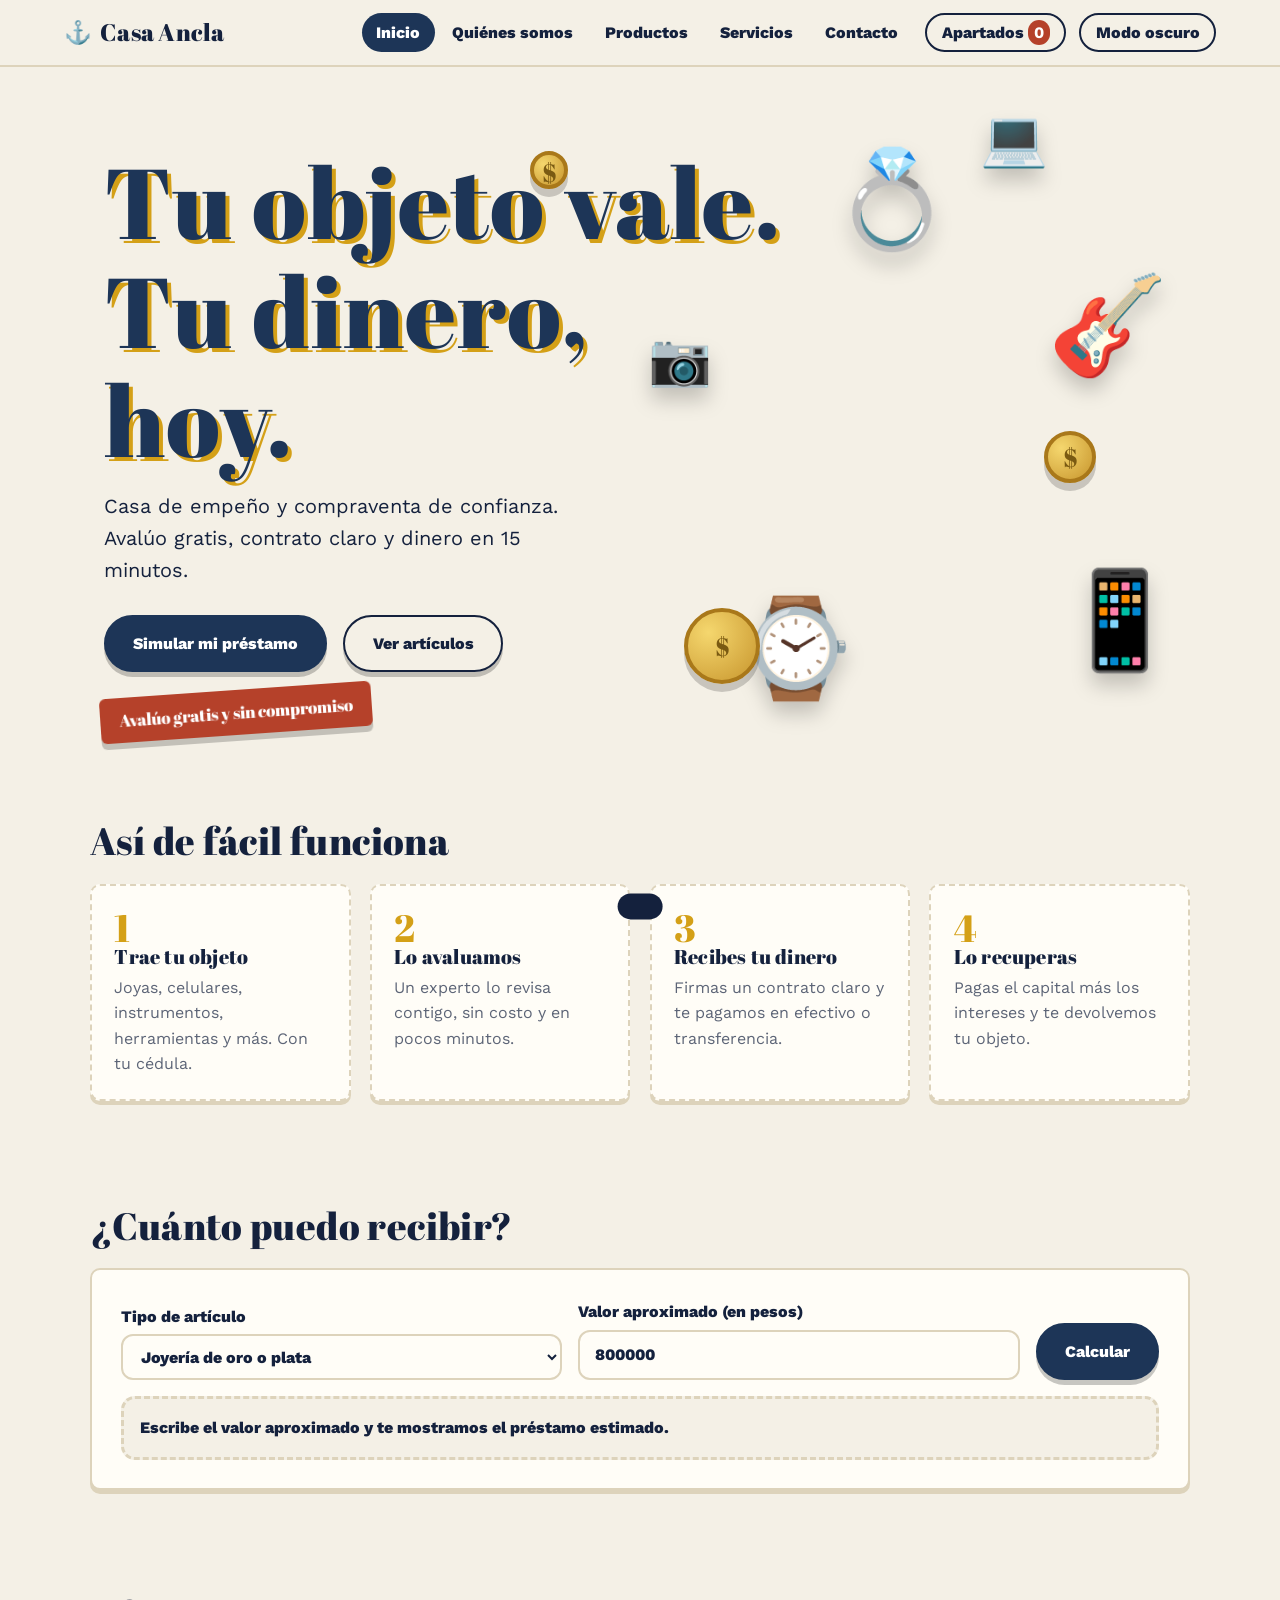
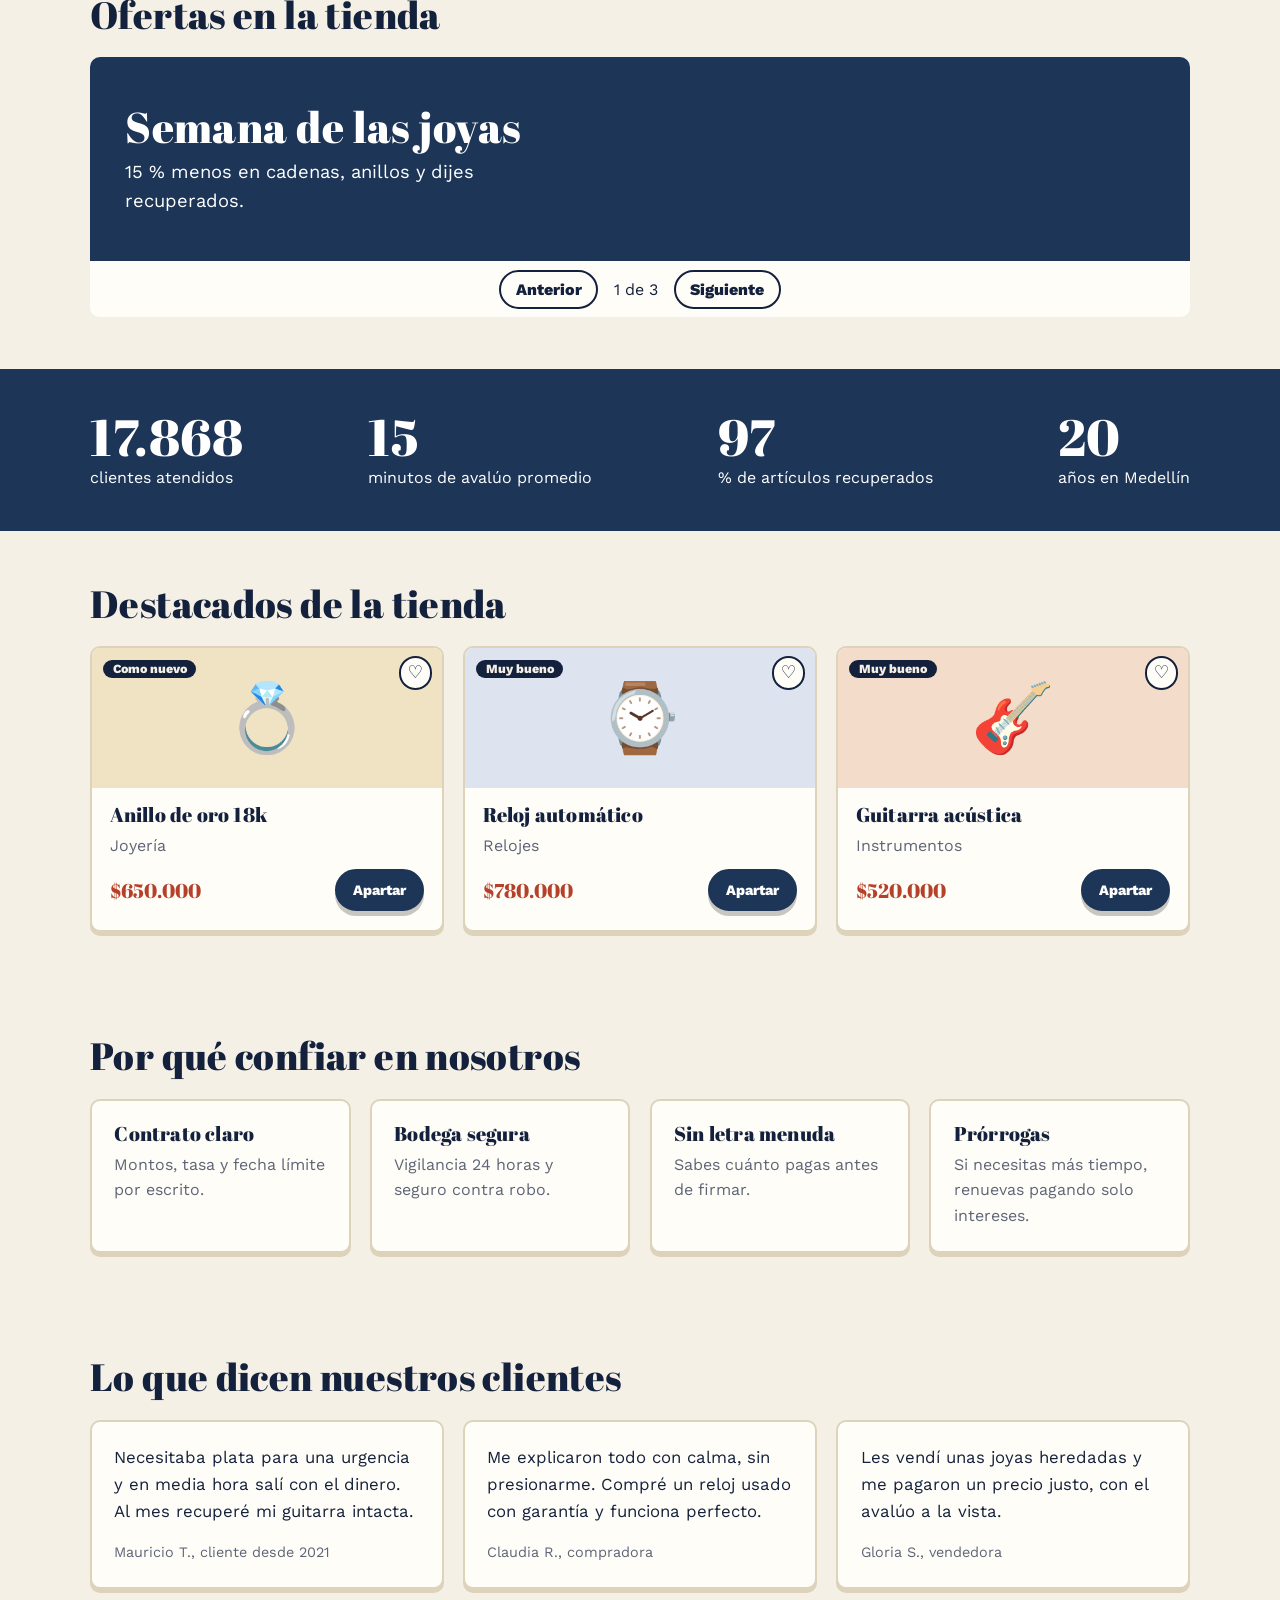
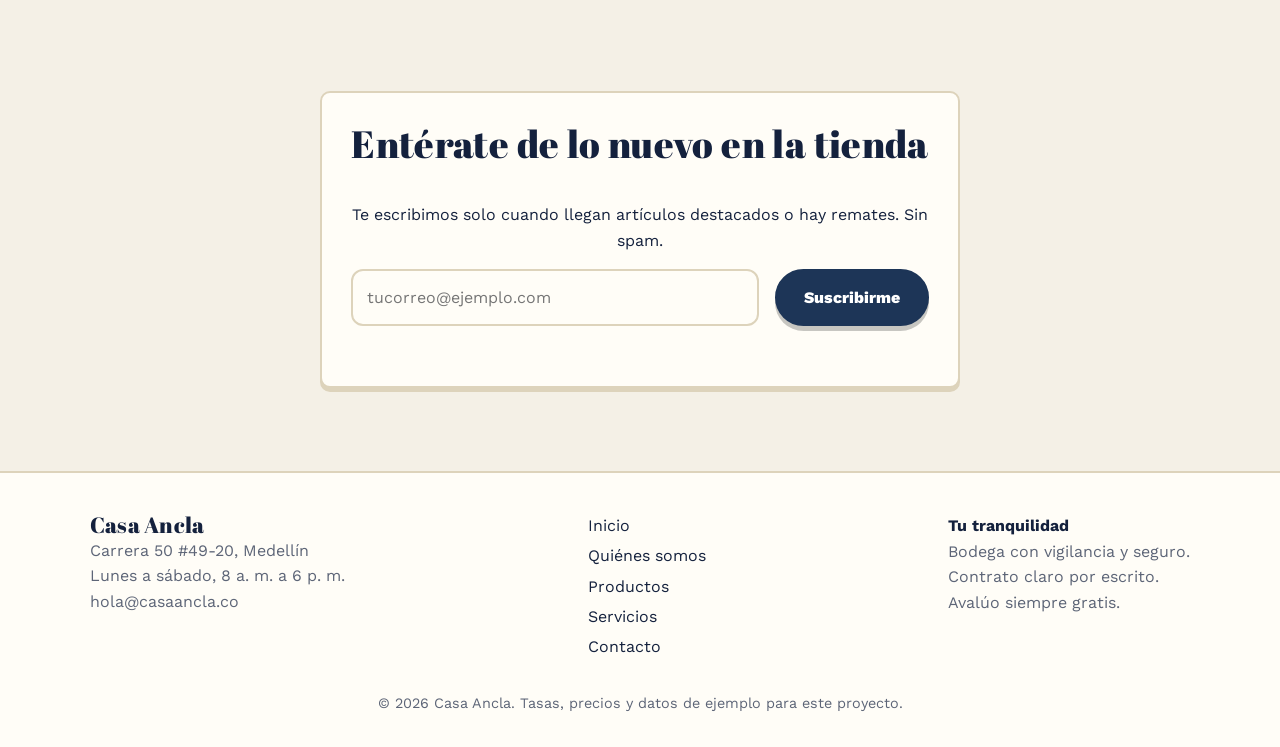
<file: index.html>
<!DOCTYPE html>
<html lang="es">
<head>
<meta charset="UTF-8">
<meta name="viewport" content="width=device-width, initial-scale=1">
<title>Inicio | Casa Ancla</title>
<meta name="description" content="Casa Ancla: casa de empeño y compraventa en Medellín. Avalúo gratis, dinero en 15 minutos y artículos con garantía.">
<link rel="preconnect" href="https://fonts.googleapis.com">
<link rel="preconnect" href="https://fonts.gstatic.com" crossorigin>
<link href="https://fonts.googleapis.com/css2?family=Abril+Fatface&family=Work+Sans:wght@400;600;800&display=swap" rel="stylesheet">
<link rel="stylesheet" href="./css/style.css">
</head>
<body>
<header class="top">
  <a class="logo" href="index.html"><span class="anchor" aria-hidden="true">⚓</span>Casa Ancla</a>
  <button class="burger" id="burger" aria-label="Abrir menú" aria-expanded="false">Menú</button>
  <nav id="nav"><a href="index.html" class=on aria-current=page>Inicio</a><a href="nosotros.html">Quiénes somos</a><a href="productos.html">Productos</a><a href="servicios.html">Servicios</a><a href="contacto.html">Contacto</a></nav>
  <button class="cart" id="cart" aria-label="Abrir artículos apartados">Apartados <b id="cartN">0</b></button>
  <button class="theme" id="theme" aria-label="Cambiar a modo oscuro">Modo oscuro</button>
</header>
<main>
<section class="hero" id="hero">
  <span class="fx f1" data-speed="0.3" aria-hidden="true">💍</span><span class="fx f2" data-speed="-0.25" aria-hidden="true">🎸</span><span class="fx f3" data-speed="0.45" aria-hidden="true">⌚</span><span class="fx f4" data-speed="-0.35" aria-hidden="true">📱</span><span class="fx f5" data-speed="0.2" aria-hidden="true">📷</span><span class="fx f6" data-speed="-0.18" aria-hidden="true">💻</span>
  <span class="coin c1" data-speed="0.5" aria-hidden="true"></span><span class="coin c2" data-speed="-0.4" aria-hidden="true"></span><span class="coin c3" data-speed="0.3" aria-hidden="true"></span>
  <h1 data-speed="0.1">Tu objeto vale.<br>Tu dinero,<br>hoy.</h1>
  <p data-speed="0.05">Casa de empeño y compraventa de confianza. Avalúo gratis, contrato claro y dinero en 15 minutos.</p>
  <div class="row"><a class="btn" href="servicios.html">Simular mi préstamo</a><a class="btn alt" href="productos.html">Ver artículos</a></div>
  <div class="sticker" data-speed="-0.15">Avalúo gratis y sin compromiso</div>
</section>
<section class="wrap">
  <h2>Así de fácil funciona</h2>
  <div class="grid4 steps">
    <div class="card step"><h3>Trae tu objeto</h3><p>Joyas, celulares, instrumentos, herramientas y más. Con tu cédula.</p></div>
    <div class="card step"><h3>Lo avaluamos</h3><p>Un experto lo revisa contigo, sin costo y en pocos minutos.</p></div>
    <div class="card step"><h3>Recibes tu dinero</h3><p>Firmas un contrato claro y te pagamos en efectivo o transferencia.</p></div>
    <div class="card step"><h3>Lo recuperas</h3><p>Pagas el capital más los intereses y te devolvemos tu objeto.</p></div>
  </div>
</section>
<section class="wrap quiz-wrap">
  <h2>¿Cuánto puedo recibir?</h2>
  <form class="form quiz" id="quiz">
    <label>Tipo de artículo<select id="eTipo"><option value="0.7">Joyería de oro o plata</option><option value="0.6">Relojes</option><option value="0.5">Electrónica</option><option value="0.5">Instrumentos musicales</option><option value="0.45">Herramientas</option></select></label>
    <label>Valor aproximado (en pesos)<input id="eValor" type="number" min="50000" step="10000" value="800000"></label>
    <button class="btn" type="submit">Calcular</button>
    <div class="result" id="qOut" role="status">Escribe el valor aproximado y te mostramos el préstamo estimado.</div>
  </form>
</section>
<section class="wrap">
  <h2>Ofertas en la tienda</h2>
  <div class="carousel" id="carousel" aria-roledescription="carrusel">
    <article class="slide on s1"><h3>Semana de las joyas</h3><p>15 % menos en cadenas, anillos y dijes recuperados.</p></article>
    <article class="slide s2"><h3>Tecnología revisada</h3><p>Celulares y portátiles con 3 meses de garantía.</p></article>
    <article class="slide s3"><h3>Música a buen precio</h3><p>Guitarras, teclados y saxofones listos para tocar.</p></article>
    <div class="ctrl"><button id="prev" aria-label="Anterior">Anterior</button><span id="count">1 de 3</span><button id="next" aria-label="Siguiente">Siguiente</button></div>
  </div>
</section>
<section class="band"><div class="wrap"><ul class="stats big"><li><b data-count="18000">0</b> clientes atendidos</li><li><b data-count="15">0</b> minutos de avalúo promedio</li><li><b data-count="98">0</b> % de artículos recuperados</li><li><b data-count="20">0</b> años en Medellín</li></ul></div></section>
<section class="wrap">
  <h2>Destacados de la tienda</h2>
  <div class="grid3"><article class="toy"><div class="pic k0"><span aria-hidden="true">💍</span><em class="age">Como nuevo</em><button class="fav" aria-pressed="false" aria-label="Guardar Anillo de oro 18k en favoritos" data-name="Anillo de oro 18k">♡</button></div><h3>Anillo de oro 18k</h3><p>Joyería</p><div class="buy"><strong>$650.000</strong><button class="btn add" data-name="Anillo de oro 18k" data-price="650000">Apartar</button></div></article><article class="toy"><div class="pic k1"><span aria-hidden="true">⌚</span><em class="age">Muy bueno</em><button class="fav" aria-pressed="false" aria-label="Guardar Reloj automático en favoritos" data-name="Reloj automático">♡</button></div><h3>Reloj automático</h3><p>Relojes</p><div class="buy"><strong>$780.000</strong><button class="btn add" data-name="Reloj automático" data-price="780000">Apartar</button></div></article><article class="toy"><div class="pic k2"><span aria-hidden="true">🎸</span><em class="age">Muy bueno</em><button class="fav" aria-pressed="false" aria-label="Guardar Guitarra acústica en favoritos" data-name="Guitarra acústica">♡</button></div><h3>Guitarra acústica</h3><p>Instrumentos</p><div class="buy"><strong>$520.000</strong><button class="btn add" data-name="Guitarra acústica" data-price="520000">Apartar</button></div></article></div>
</section>
<section class="wrap">
  <h2>Por qué confiar en nosotros</h2>
  <div class="grid4">
    <div class="card"><h3>Contrato claro</h3><p>Montos, tasa y fecha límite por escrito.</p></div>
    <div class="card"><h3>Bodega segura</h3><p>Vigilancia 24 horas y seguro contra robo.</p></div>
    <div class="card"><h3>Sin letra menuda</h3><p>Sabes cuánto pagas antes de firmar.</p></div>
    <div class="card"><h3>Prórrogas</h3><p>Si necesitas más tiempo, renuevas pagando solo intereses.</p></div>
  </div>
</section>
<section class="wrap">
  <h2>Lo que dicen nuestros clientes</h2>
  <div class="grid3">
    <blockquote class="card quote">Necesitaba plata para una urgencia y en media hora salí con el dinero. Al mes recuperé mi guitarra intacta.<footer>Mauricio T., cliente desde 2021</footer></blockquote>
    <blockquote class="card quote">Me explicaron todo con calma, sin presionarme. Compré un reloj usado con garantía y funciona perfecto.<footer>Claudia R., compradora</footer></blockquote>
    <blockquote class="card quote">Les vendí unas joyas heredadas y me pagaron un precio justo, con el avalúo a la vista.<footer>Gloria S., vendedora</footer></blockquote>
  </div>
</section>
<section class="wrap"><form class="form news" id="news" novalidate>
  <h2>Entérate de lo nuevo en la tienda</h2>
  <p>Te escribimos solo cuando llegan artículos destacados o hay remates. Sin spam.</p>
  <div class="row"><input name="email" type="email" placeholder="tucorreo@ejemplo.com" aria-label="Correo electrónico"><button class="btn" type="submit">Suscribirme</button></div>
  <small id="newsMsg" role="status"></small>
</form></section>
</main>
<footer class="foot"><div class="wrap fgrid"><div><strong class="flogo">Casa Ancla</strong><p>Carrera 50 #49-20, Medellín<br>Lunes a sábado, 8 a. m. a 6 p. m.<br>hola@casaancla.co</p></div><div class="flinks"><a href="index.html">Inicio</a><a href="nosotros.html">Quiénes somos</a><a href="productos.html">Productos</a><a href="servicios.html">Servicios</a><a href="contacto.html">Contacto</a></div><div><strong>Tu tranquilidad</strong><p>Bodega con vigilancia y seguro.<br>Contrato claro por escrito.<br>Avalúo siempre gratis.</p></div></div><p class="copy">© 2026 Casa Ancla. Tasas, precios y datos de ejemplo para este proyecto.</p></footer>
<div class="toast" id="toast" role="status"></div>
<script src="./js/main.js"></script>
</body>
</html>
</file>
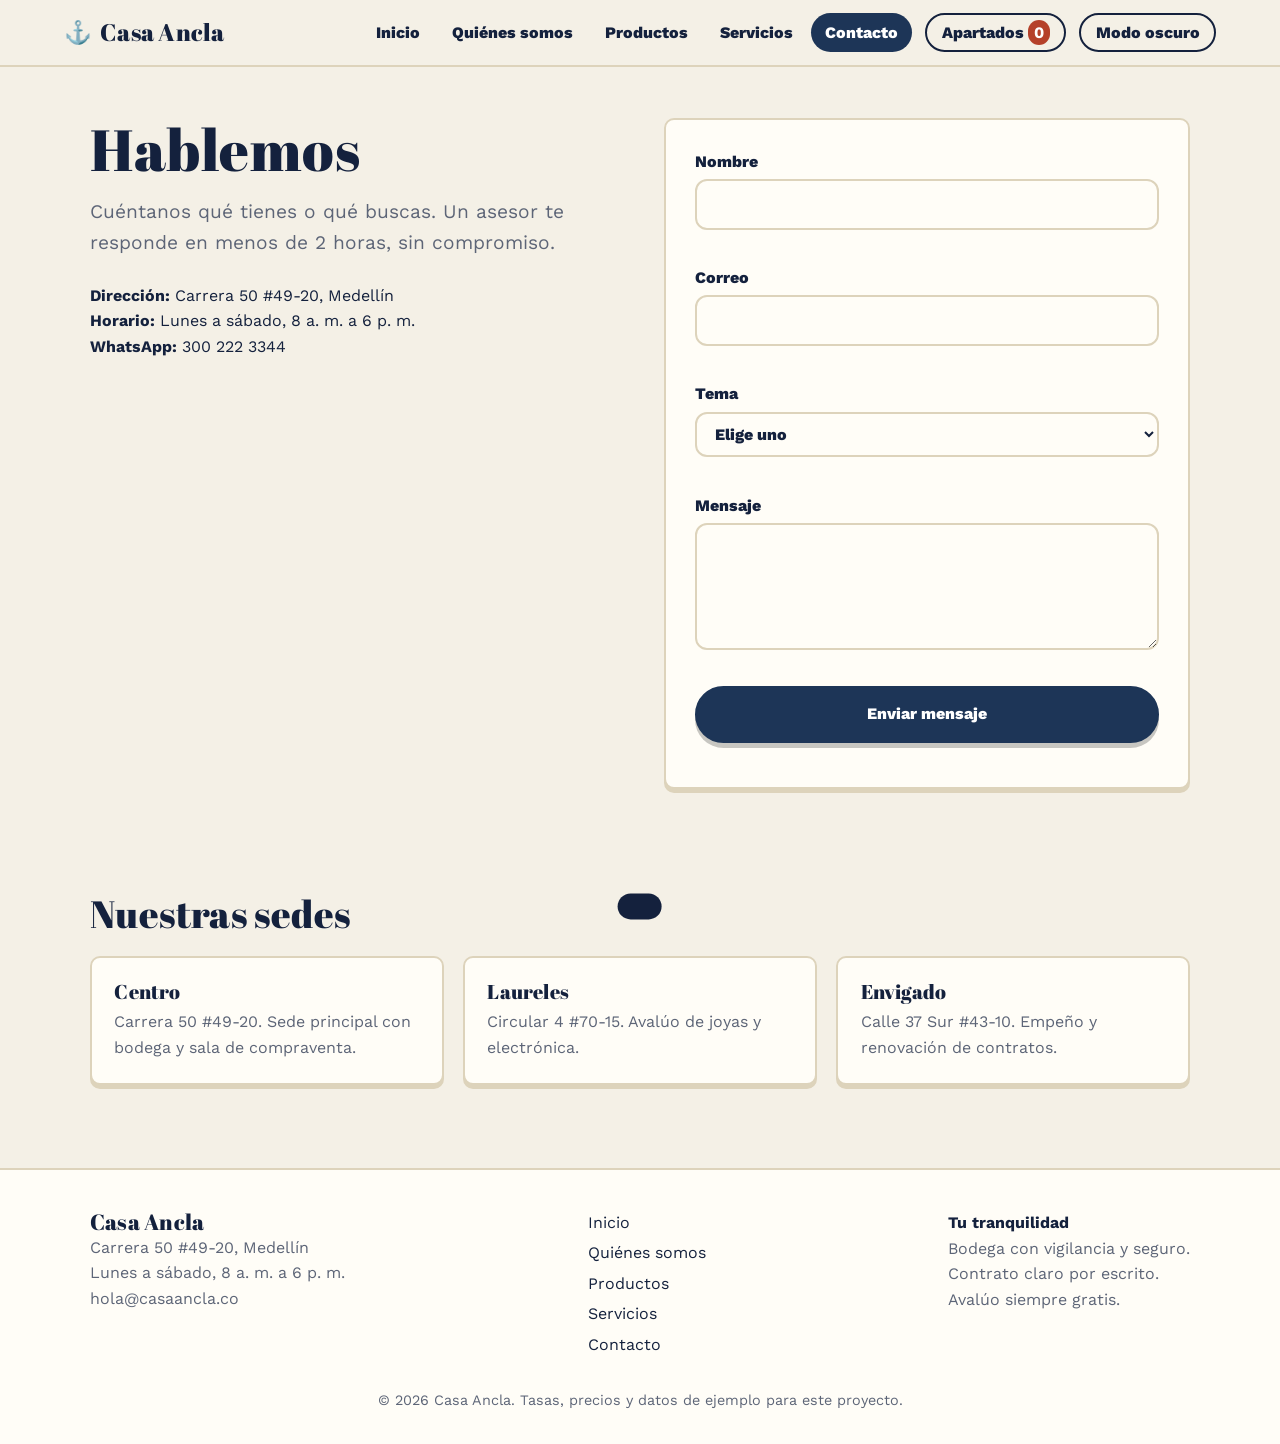
<file: contacto.html>
<!DOCTYPE html>
<html lang="es">
<head>
<meta charset="UTF-8">
<meta name="viewport" content="width=device-width, initial-scale=1">
<title>Contacto | Casa Ancla</title>
<meta name="description" content="Casa Ancla: casa de empeño y compraventa en Medellín. Avalúo gratis, dinero en 15 minutos y artículos con garantía.">
<link rel="preconnect" href="https://fonts.googleapis.com">
<link rel="preconnect" href="https://fonts.gstatic.com" crossorigin>
<link href="https://fonts.googleapis.com/css2?family=Abril+Fatface&family=Work+Sans:wght@400;600;800&display=swap" rel="stylesheet">
<link rel="stylesheet" href="./css/style.css">
</head>
<body>
<header class="top">
  <a class="logo" href="index.html"><span class="anchor" aria-hidden="true">⚓</span>Casa Ancla</a>
  <button class="burger" id="burger" aria-label="Abrir menú" aria-expanded="false">Menú</button>
  <nav id="nav"><a href="index.html">Inicio</a><a href="nosotros.html">Quiénes somos</a><a href="productos.html">Productos</a><a href="servicios.html">Servicios</a><a href="contacto.html" class=on aria-current=page>Contacto</a></nav>
  <button class="cart" id="cart" aria-label="Abrir artículos apartados">Apartados <b id="cartN">0</b></button>
  <button class="theme" id="theme" aria-label="Cambiar a modo oscuro">Modo oscuro</button>
</header>
<main>
<section class="wrap split">
  <div>
    <h1>Hablemos</h1>
    <p class="lead">Cuéntanos qué tienes o qué buscas. Un asesor te responde en menos de 2 horas, sin compromiso.</p>
    <p><b>Dirección:</b> Carrera 50 #49-20, Medellín<br><b>Horario:</b> Lunes a sábado, 8 a. m. a 6 p. m.<br><b>WhatsApp:</b> 300 222 3344</p>
  </div>
  <form id="form" class="form" novalidate>
    <label>Nombre<input name="nombre" type="text" autocomplete="name"><small></small></label>
    <label>Correo<input name="correo" type="email" autocomplete="email"><small></small></label>
    <label>Tema<select name="tema"><option value="">Elige uno</option><option>Quiero empeñar un artículo</option><option>Quiero vender un artículo</option><option>Quiero renovar mi contrato</option><option>Pregunta sobre un artículo apartado</option><option>Otro</option></select><small></small></label>
    <label>Mensaje<textarea name="mensaje" rows="4"></textarea><small></small></label>
    <button class="btn" type="submit">Enviar mensaje</button>
    <p id="ok" role="status"></p>
  </form>
</section>
<section class="wrap">
  <h2>Nuestras sedes</h2>
  <div class="grid3">
    <div class="card"><h3>Centro</h3><p>Carrera 50 #49-20. Sede principal con bodega y sala de compraventa.</p></div>
    <div class="card"><h3>Laureles</h3><p>Circular 4 #70-15. Avalúo de joyas y electrónica.</p></div>
    <div class="card"><h3>Envigado</h3><p>Calle 37 Sur #43-10. Empeño y renovación de contratos.</p></div>
  </div>
</section>
</main>
<footer class="foot"><div class="wrap fgrid"><div><strong class="flogo">Casa Ancla</strong><p>Carrera 50 #49-20, Medellín<br>Lunes a sábado, 8 a. m. a 6 p. m.<br>hola@casaancla.co</p></div><div class="flinks"><a href="index.html">Inicio</a><a href="nosotros.html">Quiénes somos</a><a href="productos.html">Productos</a><a href="servicios.html">Servicios</a><a href="contacto.html">Contacto</a></div><div><strong>Tu tranquilidad</strong><p>Bodega con vigilancia y seguro.<br>Contrato claro por escrito.<br>Avalúo siempre gratis.</p></div></div><p class="copy">© 2026 Casa Ancla. Tasas, precios y datos de ejemplo para este proyecto.</p></footer>
<div class="toast" id="toast" role="status"></div>
<script src="./js/main.js"></script>
</body>
</html>
</file>
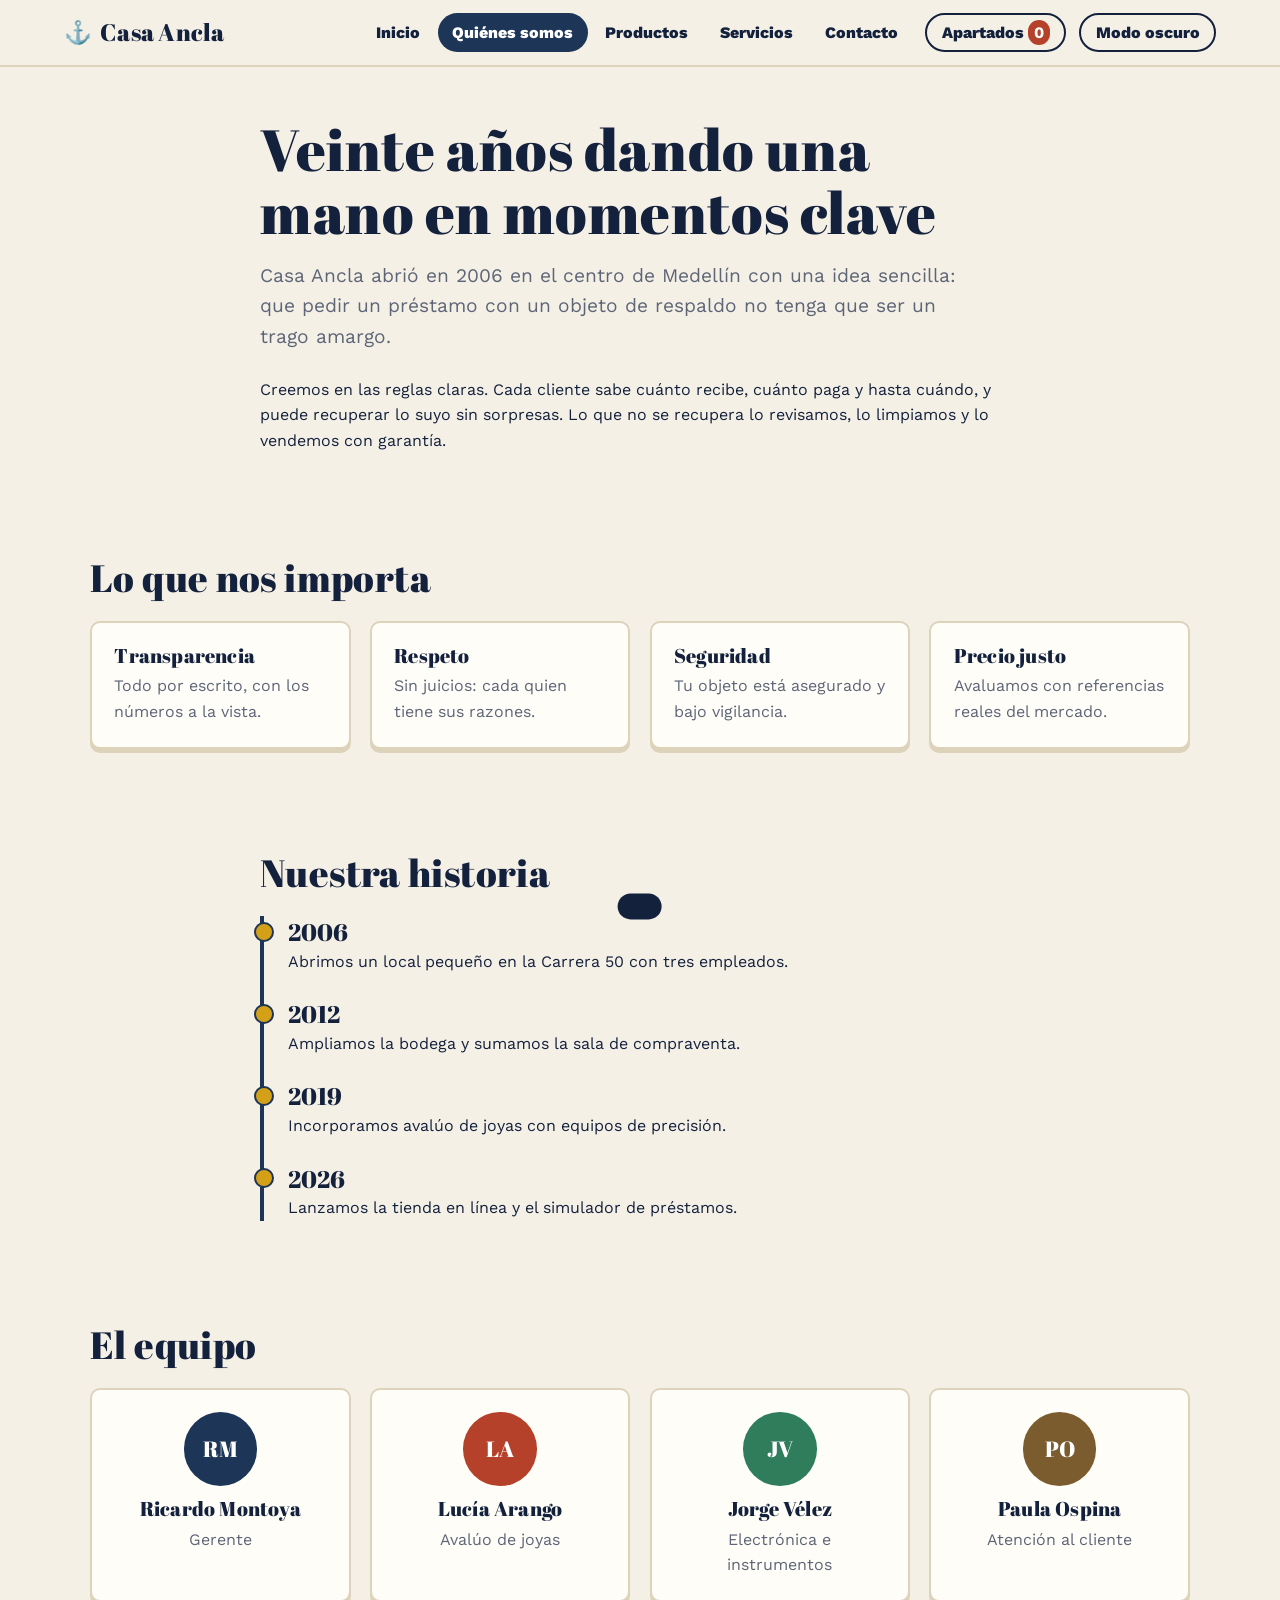
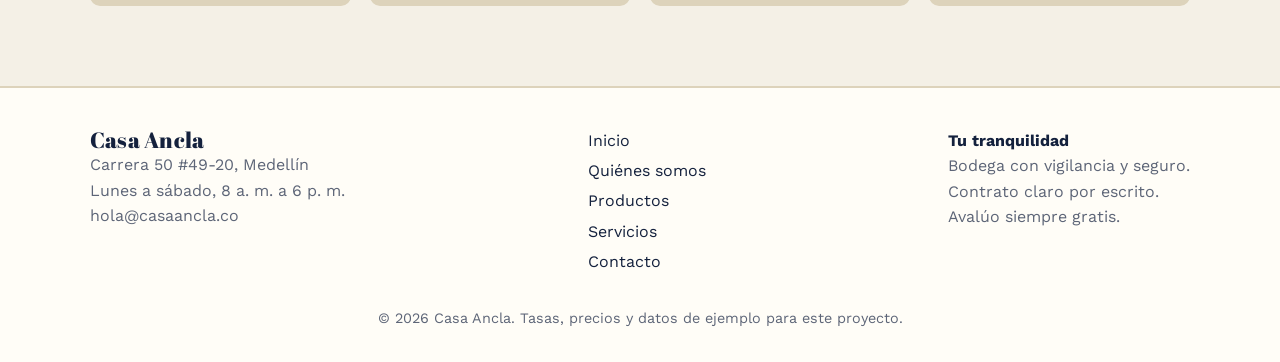
<file: nosotros.html>
<!DOCTYPE html>
<html lang="es">
<head>
<meta charset="UTF-8">
<meta name="viewport" content="width=device-width, initial-scale=1">
<title>Quiénes somos | Casa Ancla</title>
<meta name="description" content="Casa Ancla: casa de empeño y compraventa en Medellín. Avalúo gratis, dinero en 15 minutos y artículos con garantía.">
<link rel="preconnect" href="https://fonts.googleapis.com">
<link rel="preconnect" href="https://fonts.gstatic.com" crossorigin>
<link href="https://fonts.googleapis.com/css2?family=Abril+Fatface&family=Work+Sans:wght@400;600;800&display=swap" rel="stylesheet">
<link rel="stylesheet" href="./css/style.css">
</head>
<body>
<header class="top">
  <a class="logo" href="index.html"><span class="anchor" aria-hidden="true">⚓</span>Casa Ancla</a>
  <button class="burger" id="burger" aria-label="Abrir menú" aria-expanded="false">Menú</button>
  <nav id="nav"><a href="index.html">Inicio</a><a href="nosotros.html" class=on aria-current=page>Quiénes somos</a><a href="productos.html">Productos</a><a href="servicios.html">Servicios</a><a href="contacto.html">Contacto</a></nav>
  <button class="cart" id="cart" aria-label="Abrir artículos apartados">Apartados <b id="cartN">0</b></button>
  <button class="theme" id="theme" aria-label="Cambiar a modo oscuro">Modo oscuro</button>
</header>
<main>
<section class="wrap narrow">
  <h1>Veinte años dando una mano en momentos clave</h1>
  <p class="lead">Casa Ancla abrió en 2006 en el centro de Medellín con una idea sencilla: que pedir un préstamo con un objeto de respaldo no tenga que ser un trago amargo.</p>
  <p>Creemos en las reglas claras. Cada cliente sabe cuánto recibe, cuánto paga y hasta cuándo, y puede recuperar lo suyo sin sorpresas. Lo que no se recupera lo revisamos, lo limpiamos y lo vendemos con garantía.</p>
</section>
<section class="wrap">
  <h2>Lo que nos importa</h2>
  <div class="grid4">
    <div class="card"><h3>Transparencia</h3><p>Todo por escrito, con los números a la vista.</p></div>
    <div class="card"><h3>Respeto</h3><p>Sin juicios: cada quien tiene sus razones.</p></div>
    <div class="card"><h3>Seguridad</h3><p>Tu objeto está asegurado y bajo vigilancia.</p></div>
    <div class="card"><h3>Precio justo</h3><p>Avaluamos con referencias reales del mercado.</p></div>
  </div>
</section>
<section class="wrap narrow">
  <h2>Nuestra historia</h2>
  <ol class="time">
    <li><b>2006</b><p>Abrimos un local pequeño en la Carrera 50 con tres empleados.</p></li>
    <li><b>2012</b><p>Ampliamos la bodega y sumamos la sala de compraventa.</p></li>
    <li><b>2019</b><p>Incorporamos avalúo de joyas con equipos de precisión.</p></li>
    <li><b>2026</b><p>Lanzamos la tienda en línea y el simulador de préstamos.</p></li>
  </ol>
</section>
<section class="wrap">
  <h2>El equipo</h2>
  <div class="grid4">
    <div class="card team"><span class="av">RM</span><h3>Ricardo Montoya</h3><p>Gerente</p></div>
    <div class="card team"><span class="av">LA</span><h3>Lucía Arango</h3><p>Avalúo de joyas</p></div>
    <div class="card team"><span class="av">JV</span><h3>Jorge Vélez</h3><p>Electrónica e instrumentos</p></div>
    <div class="card team"><span class="av">PO</span><h3>Paula Ospina</h3><p>Atención al cliente</p></div>
  </div>
</section>
</main>
<footer class="foot"><div class="wrap fgrid"><div><strong class="flogo">Casa Ancla</strong><p>Carrera 50 #49-20, Medellín<br>Lunes a sábado, 8 a. m. a 6 p. m.<br>hola@casaancla.co</p></div><div class="flinks"><a href="index.html">Inicio</a><a href="nosotros.html">Quiénes somos</a><a href="productos.html">Productos</a><a href="servicios.html">Servicios</a><a href="contacto.html">Contacto</a></div><div><strong>Tu tranquilidad</strong><p>Bodega con vigilancia y seguro.<br>Contrato claro por escrito.<br>Avalúo siempre gratis.</p></div></div><p class="copy">© 2026 Casa Ancla. Tasas, precios y datos de ejemplo para este proyecto.</p></footer>
<div class="toast" id="toast" role="status"></div>
<script src="./js/main.js"></script>
</body>
</html>
</file>
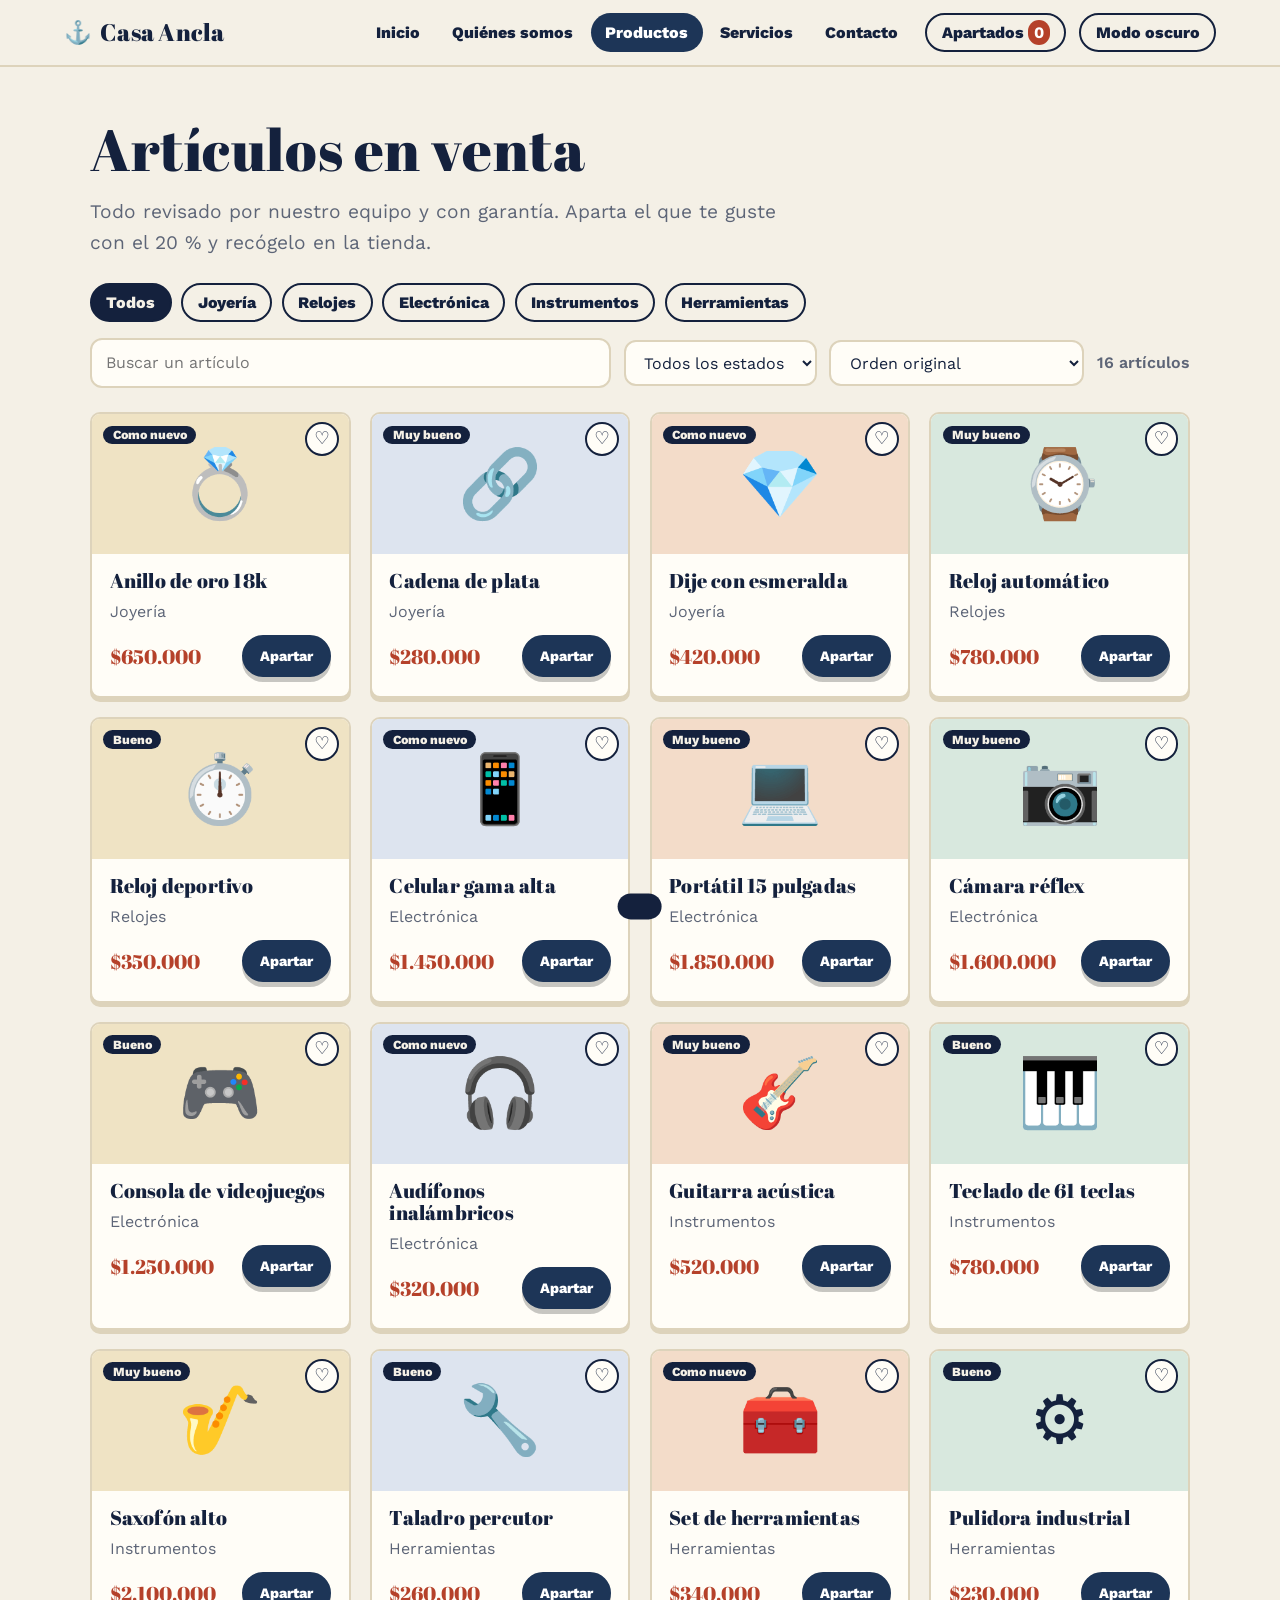
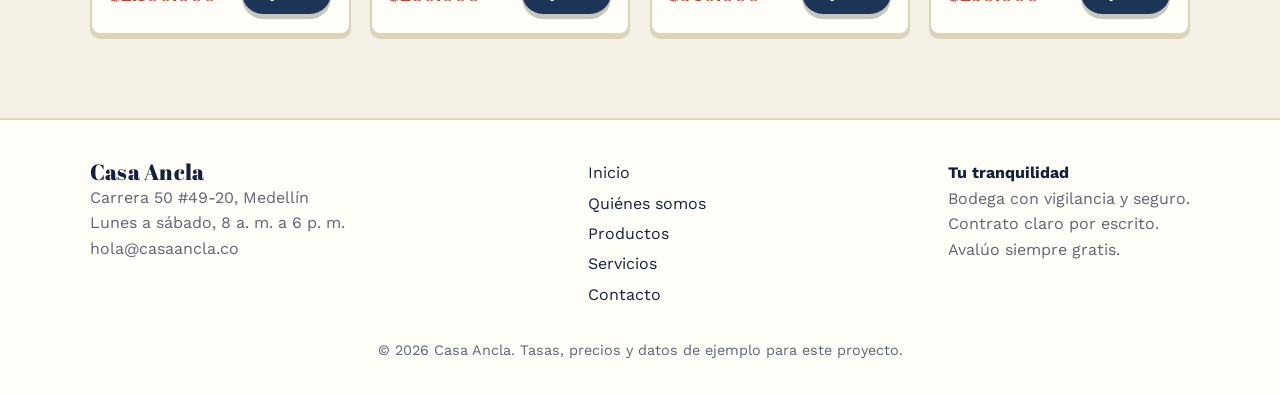
<file: productos.html>
<!DOCTYPE html>
<html lang="es">
<head>
<meta charset="UTF-8">
<meta name="viewport" content="width=device-width, initial-scale=1">
<title>Productos | Casa Ancla</title>
<meta name="description" content="Casa Ancla: casa de empeño y compraventa en Medellín. Avalúo gratis, dinero en 15 minutos y artículos con garantía.">
<link rel="preconnect" href="https://fonts.googleapis.com">
<link rel="preconnect" href="https://fonts.gstatic.com" crossorigin>
<link href="https://fonts.googleapis.com/css2?family=Abril+Fatface&family=Work+Sans:wght@400;600;800&display=swap" rel="stylesheet">
<link rel="stylesheet" href="./css/style.css">
</head>
<body>
<header class="top">
  <a class="logo" href="index.html"><span class="anchor" aria-hidden="true">⚓</span>Casa Ancla</a>
  <button class="burger" id="burger" aria-label="Abrir menú" aria-expanded="false">Menú</button>
  <nav id="nav"><a href="index.html">Inicio</a><a href="nosotros.html">Quiénes somos</a><a href="productos.html" class=on aria-current=page>Productos</a><a href="servicios.html">Servicios</a><a href="contacto.html">Contacto</a></nav>
  <button class="cart" id="cart" aria-label="Abrir artículos apartados">Apartados <b id="cartN">0</b></button>
  <button class="theme" id="theme" aria-label="Cambiar a modo oscuro">Modo oscuro</button>
</header>
<main>
<section class="wrap">
  <h1>Artículos en venta</h1>
  <p class="lead">Todo revisado por nuestro equipo y con garantía. Aparta el que te guste con el 20 % y recógelo en la tienda.</p>
  <div class="filters" id="filters"><button class="on" data-f="todos">Todos</button><button data-f="Joyería">Joyería</button><button data-f="Relojes">Relojes</button><button data-f="Electrónica">Electrónica</button><button data-f="Instrumentos">Instrumentos</button><button data-f="Herramientas">Herramientas</button></div>
  <div class="tools"><input id="q" type="search" placeholder="Buscar un artículo" aria-label="Buscar un artículo"><select id="state" aria-label="Estado"><option value="">Todos los estados</option><option>Como nuevo</option><option>Muy bueno</option><option>Bueno</option></select><select id="sort" aria-label="Ordenar"><option value="">Orden original</option><option value="asc">Precio: de menor a mayor</option><option value="desc">Precio: de mayor a menor</option></select><span id="found" role="status"></span></div>
  <div class="grid4" id="items"><article class="toy" data-c="Joyería" data-a="Como nuevo" data-p="650000" data-n="anillo de oro 18k"><div class="pic k0"><span aria-hidden="true">💍</span><em class="age">Como nuevo</em><button class="fav" aria-pressed="false" aria-label="Guardar Anillo de oro 18k en favoritos" data-name="Anillo de oro 18k">♡</button></div><h3>Anillo de oro 18k</h3><p>Joyería</p><div class="buy"><strong>$650.000</strong><button class="btn add" data-name="Anillo de oro 18k" data-price="650000">Apartar</button></div></article><article class="toy" data-c="Joyería" data-a="Muy bueno" data-p="280000" data-n="cadena de plata"><div class="pic k1"><span aria-hidden="true">🔗</span><em class="age">Muy bueno</em><button class="fav" aria-pressed="false" aria-label="Guardar Cadena de plata en favoritos" data-name="Cadena de plata">♡</button></div><h3>Cadena de plata</h3><p>Joyería</p><div class="buy"><strong>$280.000</strong><button class="btn add" data-name="Cadena de plata" data-price="280000">Apartar</button></div></article><article class="toy" data-c="Joyería" data-a="Como nuevo" data-p="420000" data-n="dije con esmeralda"><div class="pic k2"><span aria-hidden="true">💎</span><em class="age">Como nuevo</em><button class="fav" aria-pressed="false" aria-label="Guardar Dije con esmeralda en favoritos" data-name="Dije con esmeralda">♡</button></div><h3>Dije con esmeralda</h3><p>Joyería</p><div class="buy"><strong>$420.000</strong><button class="btn add" data-name="Dije con esmeralda" data-price="420000">Apartar</button></div></article><article class="toy" data-c="Relojes" data-a="Muy bueno" data-p="780000" data-n="reloj automático"><div class="pic k3"><span aria-hidden="true">⌚</span><em class="age">Muy bueno</em><button class="fav" aria-pressed="false" aria-label="Guardar Reloj automático en favoritos" data-name="Reloj automático">♡</button></div><h3>Reloj automático</h3><p>Relojes</p><div class="buy"><strong>$780.000</strong><button class="btn add" data-name="Reloj automático" data-price="780000">Apartar</button></div></article><article class="toy" data-c="Relojes" data-a="Bueno" data-p="350000" data-n="reloj deportivo"><div class="pic k0"><span aria-hidden="true">⏱️</span><em class="age">Bueno</em><button class="fav" aria-pressed="false" aria-label="Guardar Reloj deportivo en favoritos" data-name="Reloj deportivo">♡</button></div><h3>Reloj deportivo</h3><p>Relojes</p><div class="buy"><strong>$350.000</strong><button class="btn add" data-name="Reloj deportivo" data-price="350000">Apartar</button></div></article><article class="toy" data-c="Electrónica" data-a="Como nuevo" data-p="1450000" data-n="celular gama alta"><div class="pic k1"><span aria-hidden="true">📱</span><em class="age">Como nuevo</em><button class="fav" aria-pressed="false" aria-label="Guardar Celular gama alta en favoritos" data-name="Celular gama alta">♡</button></div><h3>Celular gama alta</h3><p>Electrónica</p><div class="buy"><strong>$1.450.000</strong><button class="btn add" data-name="Celular gama alta" data-price="1450000">Apartar</button></div></article><article class="toy" data-c="Electrónica" data-a="Muy bueno" data-p="1850000" data-n="portátil 15 pulgadas"><div class="pic k2"><span aria-hidden="true">💻</span><em class="age">Muy bueno</em><button class="fav" aria-pressed="false" aria-label="Guardar Portátil 15 pulgadas en favoritos" data-name="Portátil 15 pulgadas">♡</button></div><h3>Portátil 15 pulgadas</h3><p>Electrónica</p><div class="buy"><strong>$1.850.000</strong><button class="btn add" data-name="Portátil 15 pulgadas" data-price="1850000">Apartar</button></div></article><article class="toy" data-c="Electrónica" data-a="Muy bueno" data-p="1600000" data-n="cámara réflex"><div class="pic k3"><span aria-hidden="true">📷</span><em class="age">Muy bueno</em><button class="fav" aria-pressed="false" aria-label="Guardar Cámara réflex en favoritos" data-name="Cámara réflex">♡</button></div><h3>Cámara réflex</h3><p>Electrónica</p><div class="buy"><strong>$1.600.000</strong><button class="btn add" data-name="Cámara réflex" data-price="1600000">Apartar</button></div></article><article class="toy" data-c="Electrónica" data-a="Bueno" data-p="1250000" data-n="consola de videojuegos"><div class="pic k0"><span aria-hidden="true">🎮</span><em class="age">Bueno</em><button class="fav" aria-pressed="false" aria-label="Guardar Consola de videojuegos en favoritos" data-name="Consola de videojuegos">♡</button></div><h3>Consola de videojuegos</h3><p>Electrónica</p><div class="buy"><strong>$1.250.000</strong><button class="btn add" data-name="Consola de videojuegos" data-price="1250000">Apartar</button></div></article><article class="toy" data-c="Electrónica" data-a="Como nuevo" data-p="320000" data-n="audífonos inalámbricos"><div class="pic k1"><span aria-hidden="true">🎧</span><em class="age">Como nuevo</em><button class="fav" aria-pressed="false" aria-label="Guardar Audífonos inalámbricos en favoritos" data-name="Audífonos inalámbricos">♡</button></div><h3>Audífonos inalámbricos</h3><p>Electrónica</p><div class="buy"><strong>$320.000</strong><button class="btn add" data-name="Audífonos inalámbricos" data-price="320000">Apartar</button></div></article><article class="toy" data-c="Instrumentos" data-a="Muy bueno" data-p="520000" data-n="guitarra acústica"><div class="pic k2"><span aria-hidden="true">🎸</span><em class="age">Muy bueno</em><button class="fav" aria-pressed="false" aria-label="Guardar Guitarra acústica en favoritos" data-name="Guitarra acústica">♡</button></div><h3>Guitarra acústica</h3><p>Instrumentos</p><div class="buy"><strong>$520.000</strong><button class="btn add" data-name="Guitarra acústica" data-price="520000">Apartar</button></div></article><article class="toy" data-c="Instrumentos" data-a="Bueno" data-p="780000" data-n="teclado de 61 teclas"><div class="pic k3"><span aria-hidden="true">🎹</span><em class="age">Bueno</em><button class="fav" aria-pressed="false" aria-label="Guardar Teclado de 61 teclas en favoritos" data-name="Teclado de 61 teclas">♡</button></div><h3>Teclado de 61 teclas</h3><p>Instrumentos</p><div class="buy"><strong>$780.000</strong><button class="btn add" data-name="Teclado de 61 teclas" data-price="780000">Apartar</button></div></article><article class="toy" data-c="Instrumentos" data-a="Muy bueno" data-p="2100000" data-n="saxofón alto"><div class="pic k0"><span aria-hidden="true">🎷</span><em class="age">Muy bueno</em><button class="fav" aria-pressed="false" aria-label="Guardar Saxofón alto en favoritos" data-name="Saxofón alto">♡</button></div><h3>Saxofón alto</h3><p>Instrumentos</p><div class="buy"><strong>$2.100.000</strong><button class="btn add" data-name="Saxofón alto" data-price="2100000">Apartar</button></div></article><article class="toy" data-c="Herramientas" data-a="Bueno" data-p="260000" data-n="taladro percutor"><div class="pic k1"><span aria-hidden="true">🔧</span><em class="age">Bueno</em><button class="fav" aria-pressed="false" aria-label="Guardar Taladro percutor en favoritos" data-name="Taladro percutor">♡</button></div><h3>Taladro percutor</h3><p>Herramientas</p><div class="buy"><strong>$260.000</strong><button class="btn add" data-name="Taladro percutor" data-price="260000">Apartar</button></div></article><article class="toy" data-c="Herramientas" data-a="Como nuevo" data-p="340000" data-n="set de herramientas"><div class="pic k2"><span aria-hidden="true">🧰</span><em class="age">Como nuevo</em><button class="fav" aria-pressed="false" aria-label="Guardar Set de herramientas en favoritos" data-name="Set de herramientas">♡</button></div><h3>Set de herramientas</h3><p>Herramientas</p><div class="buy"><strong>$340.000</strong><button class="btn add" data-name="Set de herramientas" data-price="340000">Apartar</button></div></article><article class="toy" data-c="Herramientas" data-a="Bueno" data-p="230000" data-n="pulidora industrial"><div class="pic k3"><span aria-hidden="true">⚙️</span><em class="age">Bueno</em><button class="fav" aria-pressed="false" aria-label="Guardar Pulidora industrial en favoritos" data-name="Pulidora industrial">♡</button></div><h3>Pulidora industrial</h3><p>Herramientas</p><div class="buy"><strong>$230.000</strong><button class="btn add" data-name="Pulidora industrial" data-price="230000">Apartar</button></div></article></div>
  <p id="empty" class="lead" hidden>No encontramos artículos con esos filtros. Prueba con otra palabra, estado o categoría.</p>
</section>
</main>
<footer class="foot"><div class="wrap fgrid"><div><strong class="flogo">Casa Ancla</strong><p>Carrera 50 #49-20, Medellín<br>Lunes a sábado, 8 a. m. a 6 p. m.<br>hola@casaancla.co</p></div><div class="flinks"><a href="index.html">Inicio</a><a href="nosotros.html">Quiénes somos</a><a href="productos.html">Productos</a><a href="servicios.html">Servicios</a><a href="contacto.html">Contacto</a></div><div><strong>Tu tranquilidad</strong><p>Bodega con vigilancia y seguro.<br>Contrato claro por escrito.<br>Avalúo siempre gratis.</p></div></div><p class="copy">© 2026 Casa Ancla. Tasas, precios y datos de ejemplo para este proyecto.</p></footer>
<div class="toast" id="toast" role="status"></div>
<script src="./js/main.js"></script>
</body>
</html>
</file>
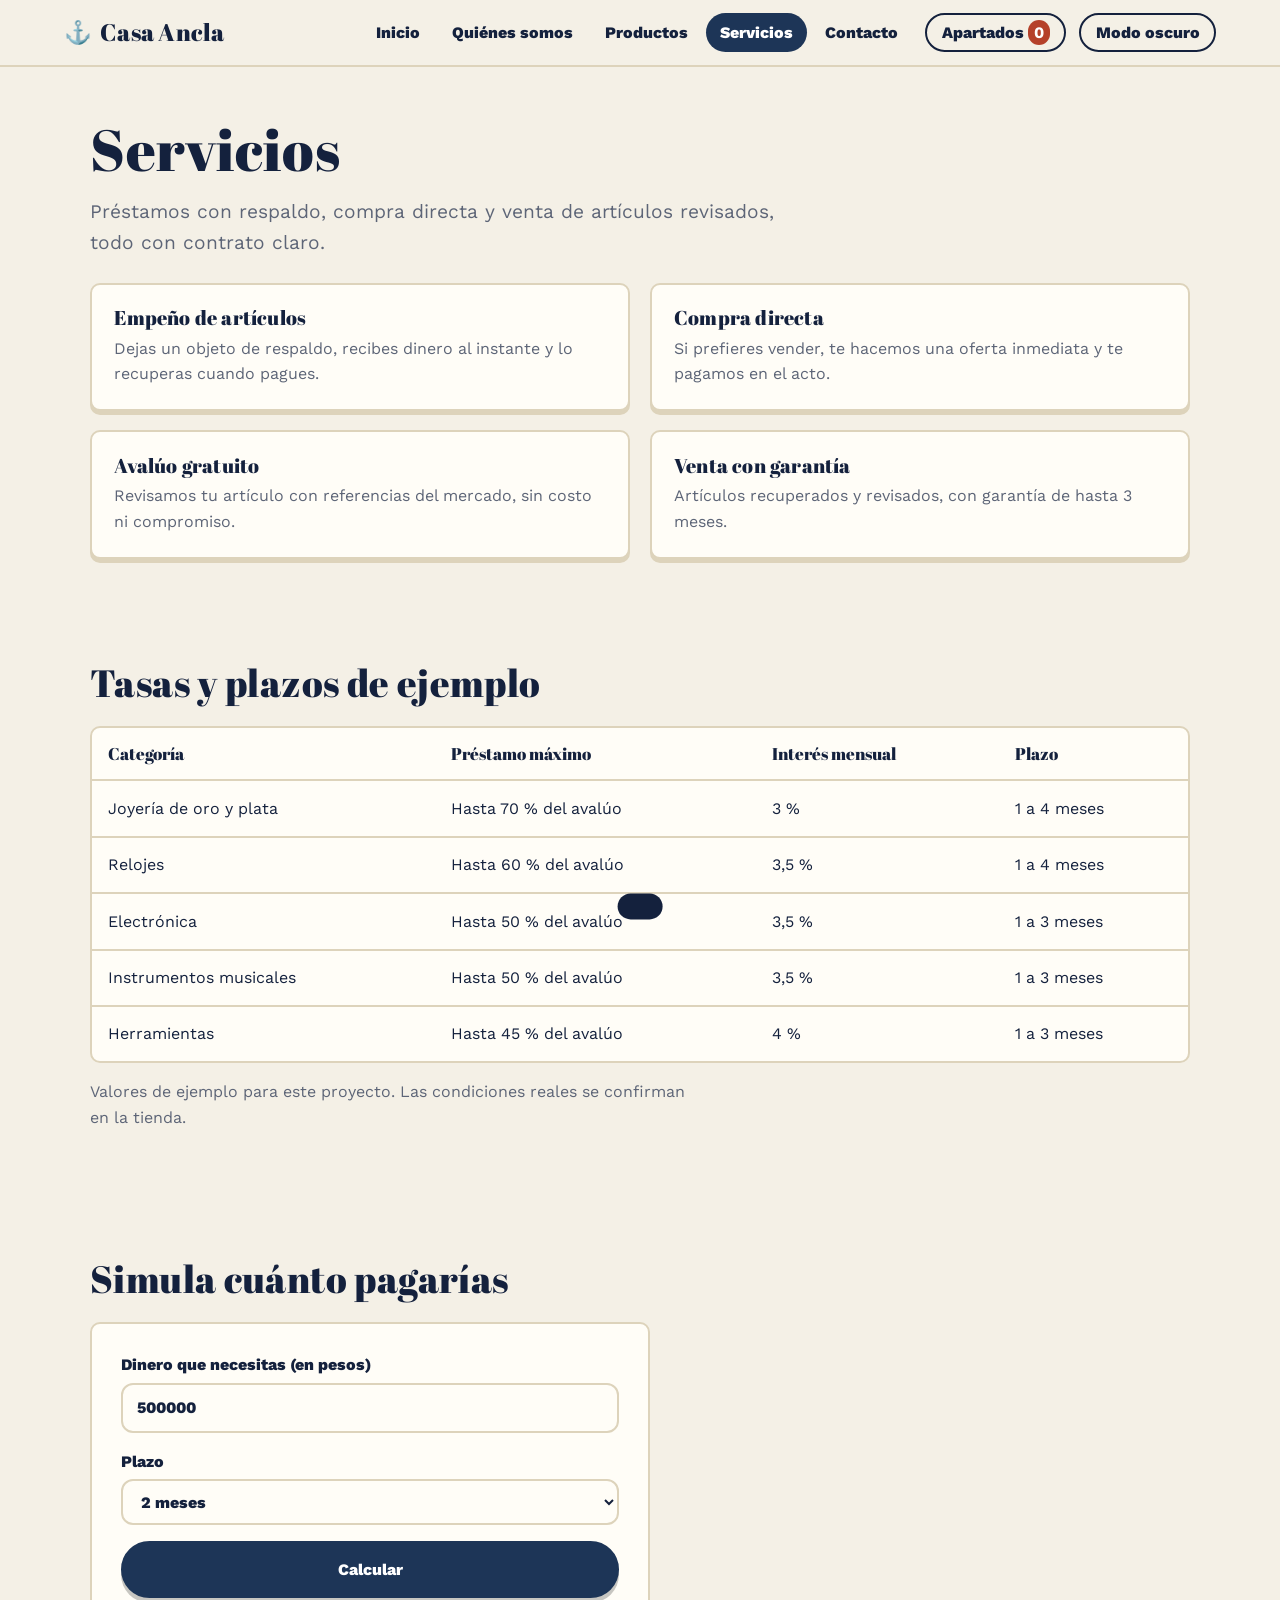
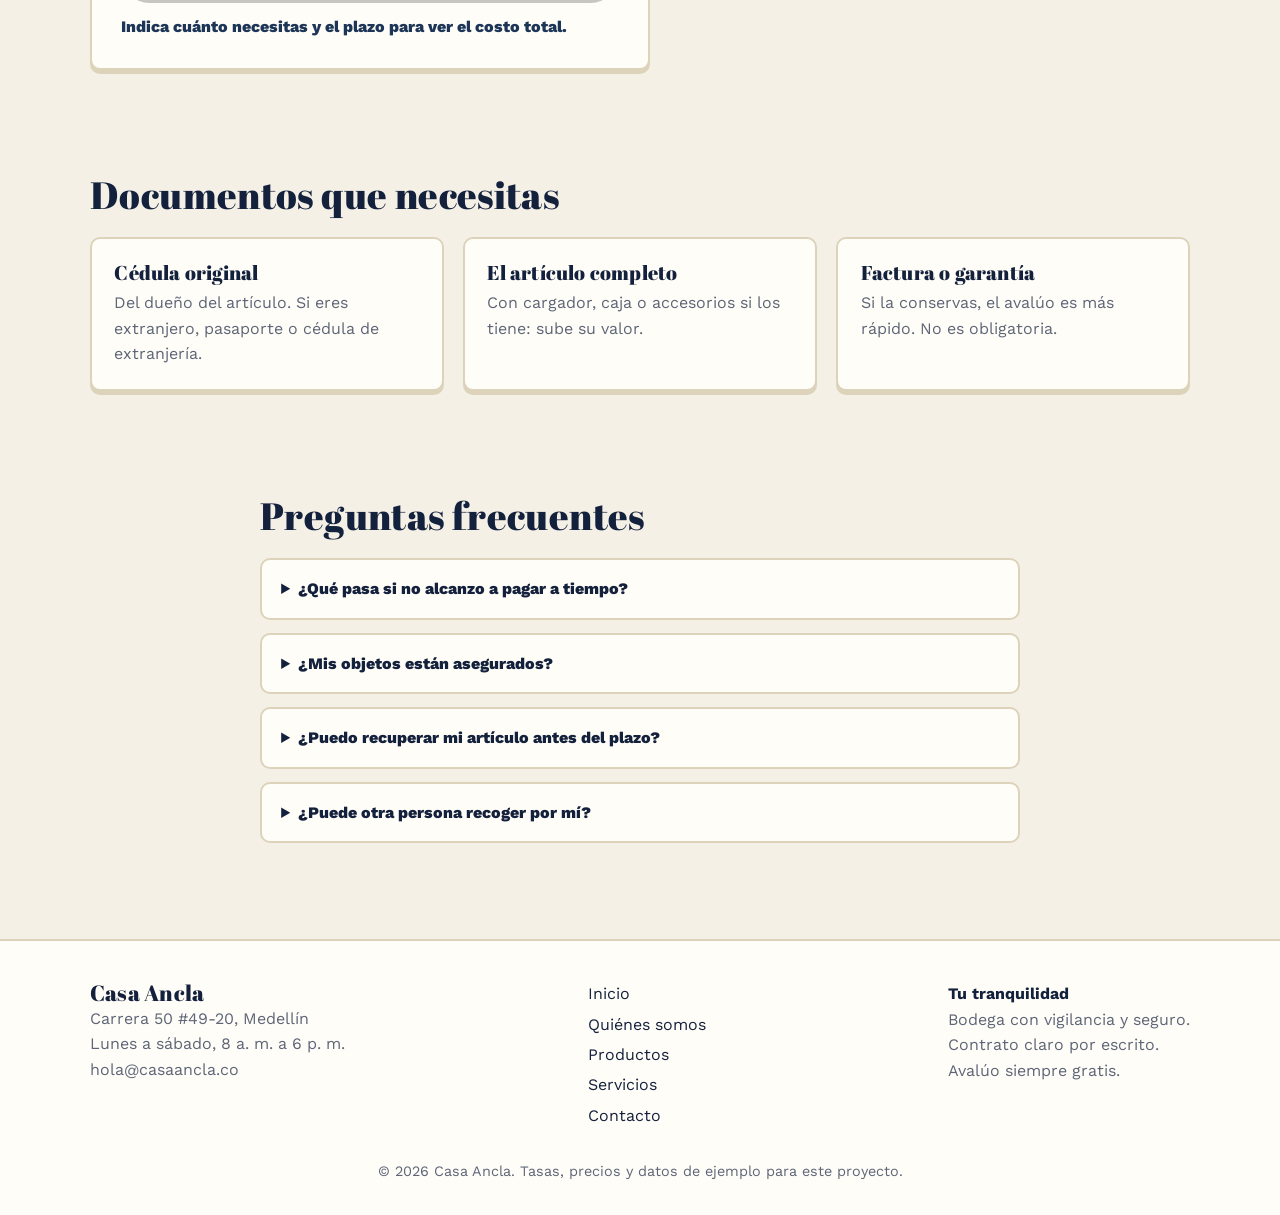
<file: servicios.html>
<!DOCTYPE html>
<html lang="es">
<head>
<meta charset="UTF-8">
<meta name="viewport" content="width=device-width, initial-scale=1">
<title>Servicios | Casa Ancla</title>
<meta name="description" content="Casa Ancla: casa de empeño y compraventa en Medellín. Avalúo gratis, dinero en 15 minutos y artículos con garantía.">
<link rel="preconnect" href="https://fonts.googleapis.com">
<link rel="preconnect" href="https://fonts.gstatic.com" crossorigin>
<link href="https://fonts.googleapis.com/css2?family=Abril+Fatface&family=Work+Sans:wght@400;600;800&display=swap" rel="stylesheet">
<link rel="stylesheet" href="./css/style.css">
</head>
<body>
<header class="top">
  <a class="logo" href="index.html"><span class="anchor" aria-hidden="true">⚓</span>Casa Ancla</a>
  <button class="burger" id="burger" aria-label="Abrir menú" aria-expanded="false">Menú</button>
  <nav id="nav"><a href="index.html">Inicio</a><a href="nosotros.html">Quiénes somos</a><a href="productos.html">Productos</a><a href="servicios.html" class=on aria-current=page>Servicios</a><a href="contacto.html">Contacto</a></nav>
  <button class="cart" id="cart" aria-label="Abrir artículos apartados">Apartados <b id="cartN">0</b></button>
  <button class="theme" id="theme" aria-label="Cambiar a modo oscuro">Modo oscuro</button>
</header>
<main>
<section class="wrap">
  <h1>Servicios</h1>
  <p class="lead">Préstamos con respaldo, compra directa y venta de artículos revisados, todo con contrato claro.</p>
  <div class="grid2">
    <div class="card"><h3>Empeño de artículos</h3><p>Dejas un objeto de respaldo, recibes dinero al instante y lo recuperas cuando pagues.</p></div>
    <div class="card"><h3>Compra directa</h3><p>Si prefieres vender, te hacemos una oferta inmediata y te pagamos en el acto.</p></div>
    <div class="card"><h3>Avalúo gratuito</h3><p>Revisamos tu artículo con referencias del mercado, sin costo ni compromiso.</p></div>
    <div class="card"><h3>Venta con garantía</h3><p>Artículos recuperados y revisados, con garantía de hasta 3 meses.</p></div>
  </div>
</section>
<section class="wrap">
  <h2>Tasas y plazos de ejemplo</h2>
  <div class="table-wrap"><table class="tbl"><thead><tr><th>Categoría</th><th>Préstamo máximo</th><th>Interés mensual</th><th>Plazo</th></tr></thead><tbody>
    <tr><td>Joyería de oro y plata</td><td>Hasta 70 % del avalúo</td><td>3 %</td><td>1 a 4 meses</td></tr>
    <tr><td>Relojes</td><td>Hasta 60 % del avalúo</td><td>3,5 %</td><td>1 a 4 meses</td></tr>
    <tr><td>Electrónica</td><td>Hasta 50 % del avalúo</td><td>3,5 %</td><td>1 a 3 meses</td></tr>
    <tr><td>Instrumentos musicales</td><td>Hasta 50 % del avalúo</td><td>3,5 %</td><td>1 a 3 meses</td></tr>
    <tr><td>Herramientas</td><td>Hasta 45 % del avalúo</td><td>4 %</td><td>1 a 3 meses</td></tr>
  </tbody></table></div>
  <p class="lead" style="margin-top:1rem;font-size:1rem">Valores de ejemplo para este proyecto. Las condiciones reales se confirman en la tienda.</p>
</section>
<section class="wrap">
  <h2>Simula cuánto pagarías</h2>
  <form class="form calc" id="calc">
    <label>Dinero que necesitas (en pesos)<input id="cMonto" type="number" min="50000" step="10000" value="500000"></label>
    <label>Plazo<select id="cPlazo"><option value="1">1 mes</option><option value="2" selected>2 meses</option><option value="3">3 meses</option><option value="4">4 meses</option></select></label>
    <button class="btn" type="submit">Calcular</button>
    <p id="cOut" role="status">Indica cuánto necesitas y el plazo para ver el costo total.</p>
  </form>
</section>
<section class="wrap">
  <h2>Documentos que necesitas</h2>
  <div class="grid3">
    <div class="card"><h3>Cédula original</h3><p>Del dueño del artículo. Si eres extranjero, pasaporte o cédula de extranjería.</p></div>
    <div class="card"><h3>El artículo completo</h3><p>Con cargador, caja o accesorios si los tiene: sube su valor.</p></div>
    <div class="card"><h3>Factura o garantía</h3><p>Si la conservas, el avalúo es más rápido. No es obligatoria.</p></div>
  </div>
</section>
<section class="wrap narrow">
  <h2>Preguntas frecuentes</h2>
  <details><summary>¿Qué pasa si no alcanzo a pagar a tiempo?</summary><p>Puedes renovar el contrato pagando solo los intereses causados. Si no renuevas, el artículo pasa a venta tras 30 días de gracia.</p></details>
  <details><summary>¿Mis objetos están asegurados?</summary><p>Sí. Se guardan en bodega con vigilancia las 24 horas y póliza contra robo e incendio.</p></details>
  <details><summary>¿Puedo recuperar mi artículo antes del plazo?</summary><p>Sí, en cualquier momento. Solo pagas los intereses de los días transcurridos.</p></details>
  <details><summary>¿Puede otra persona recoger por mí?</summary><p>Sí, con una carta de autorización firmada y copia de tu cédula.</p></details>
</section>
</main>
<footer class="foot"><div class="wrap fgrid"><div><strong class="flogo">Casa Ancla</strong><p>Carrera 50 #49-20, Medellín<br>Lunes a sábado, 8 a. m. a 6 p. m.<br>hola@casaancla.co</p></div><div class="flinks"><a href="index.html">Inicio</a><a href="nosotros.html">Quiénes somos</a><a href="productos.html">Productos</a><a href="servicios.html">Servicios</a><a href="contacto.html">Contacto</a></div><div><strong>Tu tranquilidad</strong><p>Bodega con vigilancia y seguro.<br>Contrato claro por escrito.<br>Avalúo siempre gratis.</p></div></div><p class="copy">© 2026 Casa Ancla. Tasas, precios y datos de ejemplo para este proyecto.</p></footer>
<div class="toast" id="toast" role="status"></div>
<script src="./js/main.js"></script>
</body>
</html>
</file>
<file: css/style.css>
:root{--bg:#f4f0e6;--panel:#fffdf7;--ink:#14213d;--mute:#5d6577;--blue:#1d3557;--sun:#d4a017;--pink:#b5412a;--green:#2f7d5b;--line:#ddd3bb;--r:10px}
[data-theme=dark]{--bg:#0f1829;--panel:#18253d;--ink:#f6ecd6;--mute:#b2b9c9;--line:#2e3d5c;--blue:#e8c560}
*{box-sizing:border-box;margin:0;padding:0}
body{font-family:'Work Sans',system-ui,sans-serif;background:var(--bg);color:var(--ink);line-height:1.6;transition:background .35s,color .35s}
h1,h2,h3,.logo,.flogo,.pr,.stats b{font-family:'Abril Fatface',Impact,sans-serif;font-weight:400;line-height:1.1;letter-spacing:.01em}
a{color:inherit;text-decoration:none}
:focus-visible{outline:2px solid var(--pink);outline-offset:3px}
.top{position:sticky;top:0;z-index:20;display:flex;align-items:center;gap:.8rem;padding:.8rem 5%;background:var(--bg);border-bottom:2px solid var(--line)}
.logo{font-size:1.5rem;display:flex;align-items:center;gap:.5rem;margin-right:auto}
.blocks{display:flex;gap:2px;align-items:flex-end}.blocks i{width:.7rem;height:.7rem;background:var(--blue);border-radius:2px}.blocks i:nth-child(2){background:var(--pink);height:1rem}.blocks i:nth-child(3){background:var(--sun)}
nav{display:flex;gap:.2rem}
nav a{padding:.4rem .9rem;border-radius:99px;font-weight:800;transition:background .25s,color .25s}
nav a:hover{background:var(--line)}nav a.on{background:var(--blue);color:#fff}
.theme,.burger,.cart,.ctrl button,.filters button,.fav{font:inherit;font-weight:800;cursor:pointer;border:2px solid var(--ink);background:transparent;color:var(--ink);padding:.3rem .9rem;border-radius:99px;transition:background .25s,color .25s,transform .2s}
.theme:hover,.burger:hover,.cart:hover,.ctrl button:hover,.filters button:hover,.filters .on{background:var(--ink);color:var(--bg)}
.cart b{display:inline-block;min-width:1.4rem;padding:0 .35rem;border-radius:99px;background:var(--pink);color:#fff;text-align:center}
.cart.bump b{animation:bump .4s}@keyframes bump{50%{transform:scale(1.6)}}
.burger{display:none}
.wrap{width:min(1100px,90%);margin:0 auto;padding:3.2rem 0}.narrow{max-width:760px}
h1{font-size:clamp(2.2rem,6vw,3.6rem);margin-bottom:1rem}h2{font-size:clamp(1.7rem,4vw,2.4rem);margin-bottom:1.4rem}h3{font-size:1.25rem;margin-bottom:.4rem}
.lead{font-size:1.2rem;color:var(--mute);max-width:60ch;margin-bottom:1.5rem}
.hero{position:relative;overflow:hidden;padding:5rem 5% 6rem;max-width:1200px;margin:0 auto;min-height:580px}
.hero h1{font-size:clamp(3rem,9.5vw,6.2rem);color:var(--blue);text-shadow:4px 4px 0 var(--sun);animation:rise .8s cubic-bezier(.2,1.4,.4,1) both}
.hero p{font-size:1.25rem;max-width:42ch;margin-bottom:1.8rem}
@keyframes rise{from{opacity:0;transform:translateY(40px) scale(.95)}to{opacity:1;transform:none}}
.fx{position:absolute;font-size:clamp(3rem,8vw,6rem);user-select:none;filter:drop-shadow(0 12px 10px rgba(0,0,0,.2));will-change:translate;animation:sway 5s ease-in-out infinite}
.f1{right:24%;top:8%}.f2{right:6%;top:26%;animation-delay:-1s}.f3{right:32%;bottom:6%;animation-delay:-2s}.f4{right:5%;bottom:10%;animation-delay:-3s}.f5{right:44%;top:36%;font-size:3.2rem;animation-delay:-4s}.f6{right:16%;top:4%;font-size:3.4rem;animation-delay:-2.5s}
@keyframes sway{50%{rotate:9deg}}
.shape{position:absolute;will-change:translate;opacity:.9}
.sticker{position:absolute;left:5%;bottom:2rem;background:var(--pink);color:#fff;font:1.05rem 'Abril Fatface',sans-serif;padding:.7rem 1.2rem;border-radius:12px;rotate:-4deg;box-shadow:0 6px 0 rgba(0,0,0,.2);will-change:translate}
.row{display:flex;gap:1rem;flex-wrap:wrap}
.btn{display:inline-block;background:var(--blue);color:#fff;font:inherit;font-weight:800;padding:.85rem 1.7rem;border:2px solid var(--blue);border-radius:99px;cursor:pointer;box-shadow:0 5px 0 rgba(0,0,0,.22);transition:transform .15s,box-shadow .15s}
.btn:hover{transform:translateY(2px);box-shadow:0 3px 0 rgba(0,0,0,.22)}.btn:active{transform:translateY(5px);box-shadow:none}
.btn.alt{background:transparent;color:var(--ink);border-color:var(--ink)}
.ages{margin-bottom:0}.age-card{display:grid;gap:.2rem;padding:1.6rem;border-radius:var(--r);color:#fff;transition:transform .3s;box-shadow:0 6px 0 rgba(0,0,0,.18)}
.age-card:hover{transform:translateY(-8px) rotate(-2deg)}.age-card b{font:2.6rem 'Abril Fatface',sans-serif}.a1{background:var(--pink)}.a2{background:var(--blue)}.a3{background:var(--green)}.a4{background:#7a5c2e}
.carousel{position:relative;border-radius:var(--r);overflow:hidden;min-height:260px;background:var(--panel)}
.slide{position:absolute;inset:0 0 3.5rem;padding:2.2rem;opacity:0;transition:opacity .6s;color:#fff;display:flex;flex-direction:column;justify-content:center}
.slide.on{opacity:1}.slide h3{font-size:clamp(1.7rem,4vw,2.7rem)}.slide p{max-width:40ch;font-size:1.15rem}
.s1{background:var(--blue)}.s2{background:var(--pink)}.s3{background:#7a5c2e}
.ctrl{position:absolute;left:0;right:0;bottom:0;height:3.5rem;display:flex;align-items:center;justify-content:center;gap:1rem;background:var(--panel)}
.grid2,.grid3,.grid4{display:grid;gap:1.2rem}.grid2{grid-template-columns:repeat(2,1fr)}.grid3{grid-template-columns:repeat(3,1fr)}.grid4{grid-template-columns:repeat(4,1fr)}
.card,.toy{background:var(--panel);border:2px solid var(--line);border-radius:var(--r);padding:1.4rem;transition:transform .3s,border-color .3s}
.card:hover,.toy:hover{transform:translateY(-6px);border-color:var(--blue)}.card p,.toy p{color:var(--mute)}
.toy{padding:0 0 1.2rem;overflow:hidden}.toy h3,.toy p,.buy{padding:0 1.1rem}.toy.hide{display:none}
.pic{position:relative;height:140px;margin-bottom:1rem;display:grid;place-items:center;font-size:4.2rem}.pic>span{transition:transform .35s}.toy:hover .pic>span{transform:scale(1.2) rotate(-8deg)}
.k0{background:#efe3c4}.k1{background:#dde4ef}.k2{background:#f3dcc9}.k3{background:#d8e8de}
[data-theme=dark] .k0{background:#4a4021}[data-theme=dark] .k1{background:#23375c}[data-theme=dark] .k2{background:#573a28}[data-theme=dark] .k3{background:#23493a}
.age{position:absolute;left:.7rem;top:.7rem;font:normal 800 .78rem 'Work Sans';background:var(--ink);color:var(--bg);padding:.1rem .6rem;border-radius:99px}
.fav{position:absolute;right:.6rem;top:.5rem;padding:0;width:2.1rem;height:2.1rem;font-size:1.1rem;line-height:1;background:var(--panel)}.fav[aria-pressed=true]{background:var(--pink);border-color:var(--pink);color:#fff;transform:scale(1.15)}
.buy{display:flex;align-items:center;justify-content:space-between;gap:.5rem;margin-top:.7rem}.buy strong{font:1.25rem 'Abril Fatface',sans-serif;color:var(--pink)}.buy .btn{padding:.45rem 1rem;font-size:.9rem}
.band{background:var(--blue);color:#fff}.band .wrap{padding:2.5rem 0}
.stats{display:flex;gap:2rem;flex-wrap:wrap;list-style:none;justify-content:space-between}.stats b{display:block;font-size:clamp(1.9rem,5vw,3.2rem)}.stats li{min-width:7rem}
.quote{font-size:1.05rem}.quote footer{margin-top:1rem;color:var(--mute);font-size:.9rem}
.news{max-width:640px;margin:0 auto;text-align:center}.news .row{justify-content:center}.news input{flex:1;min-width:200px}
.time{list-style:none;border-left:4px solid var(--blue);padding-left:1.5rem;display:grid;gap:1.5rem}
.time li{position:relative}.time li::before{content:"";position:absolute;left:-2.15rem;top:.35rem;width:1rem;height:1rem;border-radius:50%;background:var(--sun);border:2px solid var(--blue)}.time b{font:1.5rem 'Abril Fatface',sans-serif}
.team{text-align:center}.av{display:grid;place-items:center;width:4.6rem;height:4.6rem;margin:0 auto .8rem;border-radius:50%;background:var(--blue);color:#fff;font:1.4rem 'Abril Fatface',sans-serif}
.team:nth-child(2) .av{background:var(--pink)}.team:nth-child(3) .av{background:var(--green)}.team:nth-child(4) .av{background:#7a5c2e}
.filters{display:flex;gap:.6rem;flex-wrap:wrap;margin-bottom:1rem}.tools{display:flex;gap:.8rem;flex-wrap:wrap;align-items:center;margin-bottom:1.5rem}
.tools input,.tools select,.form input:not([type=checkbox]),.form select,.form textarea{font:inherit;padding:.65rem .9rem;border:2px solid var(--line);border-radius:12px;background:var(--panel);color:var(--ink)}
.tools input{flex:1;min-width:200px}#found{color:var(--mute);font-weight:600}
.split{display:grid;grid-template-columns:1fr 1fr;gap:3rem;align-items:start}
.form{display:grid;gap:1rem;background:var(--panel);padding:1.8rem;border-radius:var(--r);border:2px solid var(--line)}
.form label{display:grid;gap:.3rem;font-weight:800}.form .check{display:flex;gap:.6rem;align-items:center;font-weight:600}.form .bad{border-color:var(--pink)}.form small{color:var(--pink);min-height:1.1em}
#ok{color:var(--green);font-weight:800}.calc,.quiz{max-width:560px}#cOut{font-weight:800;color:var(--blue)}
.quiz{max-width:none;grid-template-columns:1fr 1fr auto;align-items:end}.result{grid-column:1/-1;display:flex;gap:1rem;align-items:center;flex-wrap:wrap;font-weight:800;min-height:3.2rem;padding:1rem;border-radius:14px;background:var(--bg);border:3px dashed var(--line)}
.result .e{font-size:2.6rem}.result .btn{padding:.45rem 1rem}
.plan ul{list-style:none;margin-top:.8rem;display:grid;gap:.4rem}.plan li::before{content:"★ ";color:var(--sun)}
.pr{font-size:1.5rem;color:var(--pink)}.plan.hot{border-color:var(--pink);transform:translateY(-8px)}
.table-wrap{overflow-x:auto;border-radius:var(--r);border:2px solid var(--line);background:var(--panel)}
.tbl{width:100%;border-collapse:collapse;min-width:560px}.tbl th,.tbl td{padding:.9rem 1rem;text-align:left;border-bottom:2px solid var(--line)}.tbl tr:last-child td{border-bottom:0}.tbl th{font:1.05rem 'Abril Fatface',sans-serif}.tbl .btn{padding:.35rem 1rem;font-size:.9rem}
details{background:var(--panel);border:2px solid var(--line);border-radius:var(--r);padding:1rem 1.2rem;margin-bottom:.8rem}
summary{cursor:pointer;font-weight:800}details[open]{border-color:var(--blue)}details p{margin-top:.6rem;color:var(--mute)}
.ov{position:fixed;inset:0;background:rgba(10,12,40,.5);opacity:0;pointer-events:none;transition:opacity .3s;z-index:60}.ov.show{opacity:1;pointer-events:auto}
.drawer{position:fixed;top:0;right:0;bottom:0;width:min(420px,100%);background:var(--bg);z-index:61;transform:translateX(105%);transition:transform .4s cubic-bezier(.2,.8,.2,1);display:flex;flex-direction:column;border-left:2px solid var(--ink)}
.drawer.show{transform:none}.drawer header{display:flex;justify-content:space-between;align-items:center;padding:1rem 1.2rem;border-bottom:2px solid var(--line)}.drawer h2{margin:0;font-size:1.6rem}
.drawer ul{list-style:none;flex:1;overflow:auto;padding:1rem 1.2rem;display:grid;gap:.8rem;align-content:start}
.drawer li{display:grid;grid-template-columns:1fr auto;gap:.2rem .8rem;background:var(--panel);border:2px solid var(--line);border-radius:14px;padding:.7rem .9rem}
.drawer li b{grid-column:1}.drawer li .sub{color:var(--pink);font-weight:800;text-align:right}.qty{display:flex;align-items:center;gap:.5rem}.qty button,.rm{font:inherit;font-weight:800;cursor:pointer;border:2px solid var(--ink);background:transparent;color:var(--ink);width:1.9rem;height:1.9rem;border-radius:50%}
.rm{width:auto;padding:0 .7rem;border-radius:99px;font-size:.85rem;justify-self:end}
.drawer footer{padding:1rem 1.2rem calc(1rem + env(safe-area-inset-bottom,0px));border-top:2px solid var(--line);display:grid;gap:.8rem}
.bar{height:.7rem;background:var(--line);border-radius:99px;overflow:hidden}.bar i{display:block;height:100%;width:0;background:var(--green);transition:width .4s}
#dTotal{font:1.4rem 'Abril Fatface',sans-serif}.empty-c{text-align:center;color:var(--mute);padding:2rem 0}
.toast{position:fixed;left:50%;bottom:calc(1.2rem + env(safe-area-inset-bottom,0px));z-index:70;transform:translate(-50%,150%);background:var(--ink);color:var(--bg);padding:.8rem 1.4rem;border-radius:99px;font-weight:800;transition:transform .4s;max-width:90%}
.toast.show{transform:translate(-50%,0)}
.foot{background:var(--panel);border-top:2px solid var(--line);margin-top:2rem}.foot .wrap{padding:2.5rem 0 1rem}
.fgrid{display:flex;justify-content:space-between;gap:2rem;flex-wrap:wrap}.flogo{font-size:1.4rem;display:block}.foot p{color:var(--mute)}
.flinks{display:grid;gap:.3rem;align-content:start}.flinks a:hover{color:var(--blue);text-decoration:underline}.copy{text-align:center;padding:1rem 5% 2rem;font-size:.9rem}
@media(max-width:860px){
 .burger{display:block}
 nav{position:absolute;top:100%;left:0;right:0;flex-direction:column;background:var(--bg);padding:.8rem 5%;border-bottom:2px solid var(--line);display:none}
 nav.open{display:flex}
 .grid3,.grid2,.split{grid-template-columns:1fr}.grid4{grid-template-columns:1fr 1fr}.plan.hot{transform:none}.quiz{grid-template-columns:1fr}
 .fx,.shape{opacity:.3}.sticker{position:static;display:inline-block;margin-top:1.5rem}
}
@media(max-width:520px){.top{gap:.35rem}.logo{font-size:1.1rem}.theme,.burger,.cart{padding:.25rem .55rem;font-size:.78rem}.grid4{grid-template-columns:1fr}.ages{grid-template-columns:1fr 1fr}}
@media(prefers-reduced-motion:reduce){*{animation:none!important;transition:none!important}}

[data-theme=dark] .hero h1{text-shadow:4px 4px 0 #7a5c2e}
.anchor{font-size:1.4rem;line-height:1}
.coin{position:absolute;border-radius:50%;background:radial-gradient(circle at 30% 30%,#f5d76e,#c8962e);border:4px solid #a9781a;display:grid;place-items:center;will-change:translate;box-shadow:0 8px 0 rgba(0,0,0,.18)}
.coin::after{content:"$";font:1.6rem 'Abril Fatface',serif;color:#7a5a12}
.c1{width:76px;height:76px;right:40%;bottom:12%}.c2{width:52px;height:52px;right:12%;top:52%}.c3{width:38px;height:38px;right:56%;top:12%}
.steps{counter-reset:s}.step{border-style:dashed}.step::before{counter-increment:s;content:counter(s);display:block;font:2.4rem 'Abril Fatface',serif;color:var(--sun);line-height:1}
.card,.toy,.form{box-shadow:0 4px 0 var(--line)}
.sticker{border-radius:6px}
.split>*{min-width:0}.form select,.form input:not([type=checkbox]),.form textarea{width:100%;max-width:100%}
</file>
